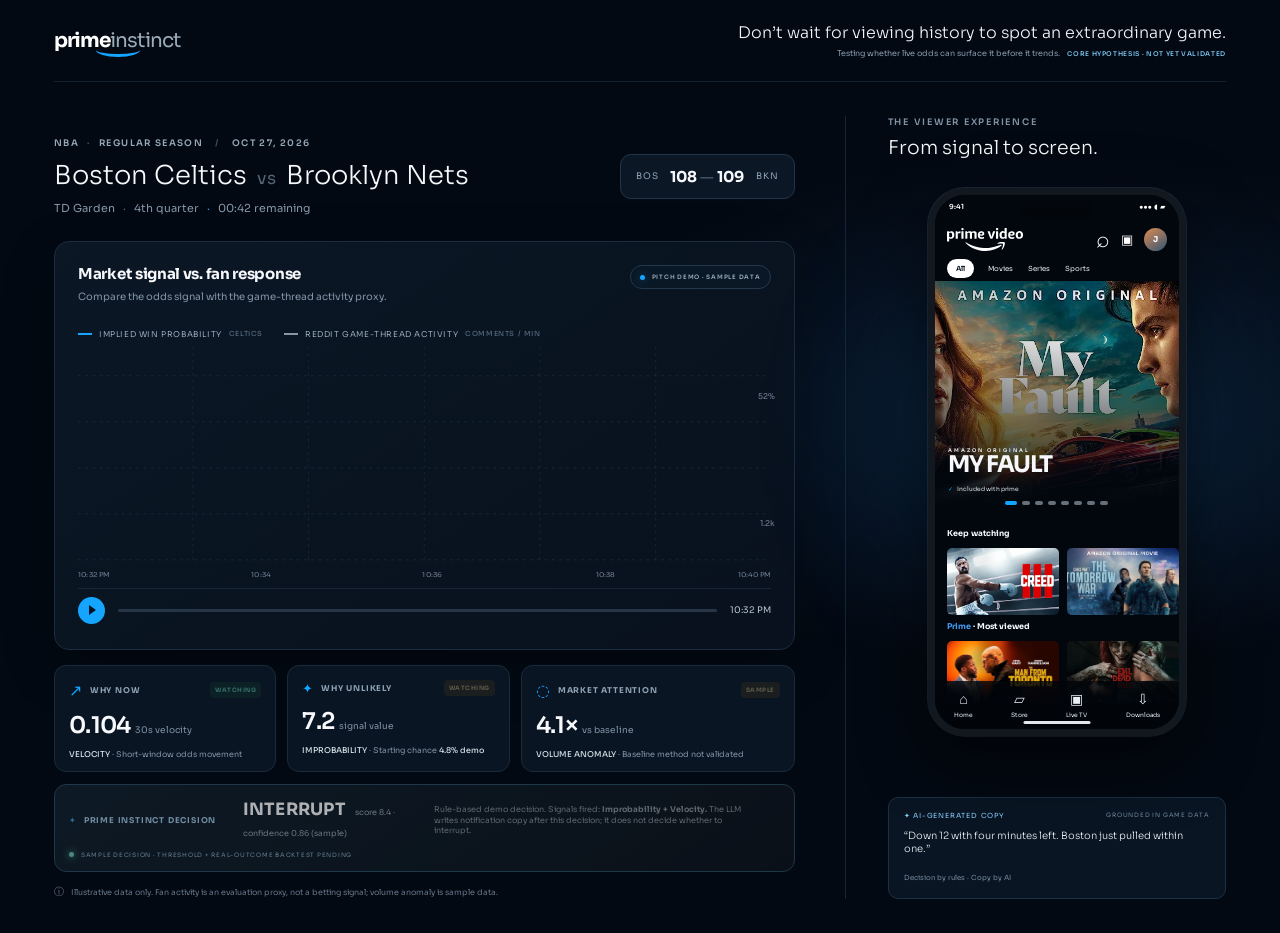
<file: index.html>
<!doctype html>
<html lang="en">
  <head>
    <meta charset="UTF-8" />
    <meta name="viewport" content="width=device-width, initial-scale=1.0" />
    <meta name="theme-color" content="#030912" />
    <title>Prime Instinct — Live moment detected</title>
    <link rel="preconnect" href="https://fonts.googleapis.com" />
    <link rel="preconnect" href="https://fonts.gstatic.com" crossorigin />
    <link href="https://fonts.googleapis.com/css2?family=Sora:wght@300;400;500;600;700&display=swap" rel="stylesheet" />
    <link rel="stylesheet" href="styles.css?v=a978d25" />
    <link rel="stylesheet" href="alignment.css?v=a978d25" />
  </head>
  <body>
    <main class="app-shell">
      <header class="topbar">
        <a class="brand" href="#" aria-label="Prime Instinct home">
          <span class="brand-mark">prime<span>instinct</span></span>
          <span class="brand-arrow" aria-hidden="true"></span>
        </a>
        <div class="topbar-right">
          <div class="header-pitch">
            <p class="header-tagline">Don’t wait for viewing history to spot an extraordinary game.</p>
            <small class="header-context">Testing whether live odds can surface it before it trends. <b>CORE HYPOTHESIS · NOT YET VALIDATED</b></small>
          </div>
        </div>
      </header>

      <div class="workspace">
        <section class="analytics-panel">
          <div class="game-heading">
            <div>
              <div class="league-line">NBA <span>·</span> REGULAR SEASON <span class="separator">/</span> OCT 27, 2026</div>
              <h1>Boston Celtics <span class="versus">vs</span> Brooklyn Nets</h1>
              <p class="game-subtitle">TD Garden <span>·</span> 4th quarter <span class="blue-text">·</span> 00:42 remaining</p>
            </div>
            <div class="score-card"><span>BOS</span><strong>108 <b>—</b> 109</strong><span>BKN</span></div>
          </div>

          <div class="chart-card">
            <div id="chartVisualization">
            <div class="chart-topline">
              <div>
                <h2 id="chartTitle">Market signal vs. fan response</h2>
                <p id="chartDescription">Compare the odds signal with the game-thread activity proxy.</p>
              </div>
              <span class="chart-data-badge"><i></i> PITCH DEMO · SAMPLE DATA</span>
            </div>
            <div class="legend">
              <span id="legendPrimary"><i class="legend-odds"></i> IMPLIED WIN PROBABILITY <b>CELTICS</b></span>
              <span id="legendSecondary"><i class="legend-social"></i> REDDIT GAME-THREAD ACTIVITY <b>COMMENTS / MIN</b></span>
            </div>
            <div class="chart-wrap">
              <div class="chart-label label-odds">52%</div>
              <div class="chart-label label-social" id="secondaryAxisLabel">1.2k</div>
              <svg class="chart" viewBox="0 0 760 286" preserveAspectRatio="none" role="img" aria-label="Odds movement rises before game thread activity">
                <defs>
                  <linearGradient id="oddsFill" x1="0" x2="0" y1="0" y2="1"><stop offset="0" stop-color="#16a6ff" stop-opacity=".24"/><stop offset="1" stop-color="#16a6ff" stop-opacity="0"/></linearGradient>
                  <linearGradient id="buzzFill" x1="0" x2="0" y1="0" y2="1"><stop offset="0" stop-color="#a2b4c9" stop-opacity=".14"/><stop offset="1" stop-color="#a2b4c9" stop-opacity="0"/></linearGradient>
                  <clipPath id="chartRevealClip" class="chart-reveal-clip"><rect x="0" y="0" width="0" height="259"/></clipPath>
                </defs>
                <g class="grid-lines"><path d="M0 35H760M0 91H760M0 147H760M0 203H760M0 259H760"/><path d="M126 0V259M253 0V259M380 0V259M507 0V259M634 0V259"/></g>
                <path class="buzz-area animated-area" d="M0 231 C80 229 105 222 150 224 S220 218 254 221 S320 207 380 210 S465 196 508 200 S575 179 634 180 S700 115 760 80 L760 259 L0 259Z"/>
                <path class="odds-area animated-area" d="M0 221 C65 220 91 212 127 215 S210 209 253 211 S332 203 380 206 S448 193 507 195 S561 183 583 177 S610 134 634 105 S680 81 703 55 S738 39 760 30 L760 259 L0 259Z"/>
                <g clip-path="url(#chartRevealClip)">
                  <path class="buzz-line" d="M0 231 C80 229 105 222 150 224 S220 218 254 221 S320 207 380 210 S465 196 508 200 S575 179 634 180 S700 115 760 80"/>
                  <path class="odds-line" d="M0 221 C65 220 91 212 127 215 S210 209 253 211 S332 203 380 206 S448 193 507 195 S561 183 583 177 S610 134 634 105 S680 81 703 55 S738 39 760 30"/>
                </g>
                <g class="chart-marker" id="chartMarker"><line x1="475" y1="0" x2="475" y2="259"/><circle cx="475" cy="198" r="5"/><rect x="419" y="8" width="112" height="26" rx="13"/><text x="475" y="25" text-anchor="middle">ODDS SIGNAL</text></g>
                <g class="social-marker" id="socialMarker"><line x1="760" y1="0" x2="760" y2="259"/><circle cx="760" cy="80" r="4"/><rect x="633" y="38" width="120" height="24" rx="12"/><text x="693" y="54" text-anchor="middle">FAN ACTIVITY SPIKE</text></g>
                <g class="chart-axis"><text x="0" y="280">10:32 PM</text><text x="190" y="280">10:34</text><text x="378" y="280">10:36</text><text x="568" y="280">10:38</text><text x="760" y="280" text-anchor="end">10:40 PM</text></g>
              </svg>
            </div>
            <div class="timeline-control">
              <button class="play-button" id="playButton" aria-label="Play demo">
                <span id="playIcon" class="play-control-icon" aria-hidden="true">
                  <span class="play-glyph"></span>
                  <span class="pause-glyph"><i></i><i></i></span>
                  <img class="replay-glyph" src="public/icons/replay.svg" alt="" />
                </span>
              </button>
              <div class="timeline-track"><div class="timeline-progress" id="timelineProgress"></div><input id="timelineSlider" type="range" min="0" max="100" value="0" aria-label="Demo timeline" /></div>
              <span class="time-readout" id="timeReadout">10:32 PM</span>
            </div>
            </div>
            <section class="signal-details" id="signalDetails" aria-live="polite" hidden>
              <div class="signal-detail-top">
                <span class="eyebrow">SIGNAL DETAIL <i> / </i> <b id="signalDetailEyebrow">ODDS VELOCITY</b></span>
                <button class="signal-details-close" id="signalDetailsClose" type="button"><span>←</span> BACK TO MARKET VIEW</button>
              </div>
              <div class="signal-detail-grid">
                <div class="signal-detail-metric">
                  <span class="signal-detail-label">CURRENT DEMO VALUE</span>
                  <div class="signal-detail-value"><strong id="signalDetailValue"></strong><small id="signalDetailUnit"></small></div>
                  <p id="signalDetailContext"></p>
                </div>
                <div class="signal-detail-copy">
                  <span class="signal-detail-label">WHAT THIS SIGNAL MEANS</span>
                  <h3 id="signalDetailTitle"></h3>
                  <p id="signalDetailBody"></p>
                  <div class="signal-detail-caveat"><b>DEMO NOTE</b><p id="signalDetailNote"></p></div>
                </div>
              </div>
            </section>
          </div>

          <div class="signal-row">
            <article class="signal-card interactive-signal" data-signal="velocity" role="button" tabindex="0" aria-expanded="false" aria-controls="signalDetails" aria-label="Explain why the odds movement makes this a timely moment">
              <div class="signal-card-head"><span class="signal-icon">↗</span><span>WHY NOW</span><span class="status-tag" id="velocityStatus">WATCHING</span></div>
              <div class="signal-value">0.104 <small>30s velocity</small></div>
              <p><b>VELOCITY</b> · Short-window odds movement</p>
            </article>
            <article class="signal-card interactive-signal" data-signal="improbability" role="button" tabindex="0" aria-expanded="false" aria-controls="signalDetails" aria-label="Explain why this outcome is unusual">
              <div class="signal-card-head"><span class="signal-icon star">✦</span><span>WHY UNLIKELY</span><span class="status-tag muted" id="improbabilityStatus">WATCHING</span></div>
              <div class="signal-value">7.2 <small>signal value</small></div>
              <p><b>IMPROBABILITY</b> · Starting chance <b>4.8% demo</b></p>
            </article>
            <article class="signal-card volume-card interactive-signal" data-signal="volume" role="button" tabindex="0" aria-expanded="false" aria-controls="signalDetails" aria-label="Explain market attention and the sample volume baseline">
              <div class="signal-card-head"><span class="signal-icon">◌</span><span>MARKET ATTENTION</span><span class="status-tag muted">SAMPLE</span></div>
              <div class="signal-value">4.1× <small>vs baseline</small></div>
              <p><b>VOLUME ANOMALY</b> · Baseline method not validated</p>
            </article>
          </div>
          <div class="decision-card">
              <div class="decision-head"><span class="decision-icon">✦</span><span>PRIME INSTINCT DECISION</span></div>
              <div class="decision-result">INTERRUPT <span>score 8.4 · confidence 0.86 (sample)</span></div>
              <p>Rule-based demo decision. Signals fired: <b>Improbability + Velocity.</b> The LLM writes notification copy after this decision; it does not decide whether to interrupt.</p>
              <div class="decision-foot"><span class="pulse"></span> SAMPLE DECISION · THRESHOLD + REAL-OUTCOME BACKTEST PENDING</div>
          </div>
          <footer class="footnote"><span>ⓘ</span> Illustrative data only. Fan activity is an evaluation proxy, not a betting signal; volume anomaly is sample data.</footer>
        </section>

        <aside class="phone-column">
          <div class="phone-column-head"><div><div class="eyebrow">THE VIEWER EXPERIENCE</div><h2>From signal to screen.</h2></div></div>
          <div class="phone-stage">
            <div class="phone-glow"></div>
            <div class="phone-frame">
              <div class="phone-screen">
                <div class="phone-status"><span>9:41</span><span>●●●  ◖  ▰</span></div>
                <div class="phone-header"><img src="public/figma/prime-video-logo.svg" alt="prime video"/><span class="phone-search">⌕</span><span class="cast-icon">▣</span><div class="profile-pic">J</div></div>
                <div class="phone-tabs"><span class="selected">All</span><span>Movies</span><span>Series</span><span>Sports</span></div>
                <div class="phone-hero"><img src="public/figma/hero.png" alt="My Fault featured title artwork"/><div class="hero-shade"></div><div class="hero-copy"><span class="hero-kicker">AMAZON ORIGINAL</span><strong>MY FAULT</strong><span class="included"><i>✓</i> Included with prime</span></div></div>
                <div class="phone-dots"><i class="active"></i><i></i><i></i><i></i><i></i><i></i><i></i><i></i></div>
                <div class="phone-section"><h3>Keep watching</h3><div class="poster-row"><img src="public/figma/recommended-1.png" alt="Recommended title artwork"/><img src="public/figma/recommended-2.png" alt="Recommended title artwork"/></div></div>
                <div class="phone-section second-section"><h3><b>Prime</b> · Most viewed</h3><div class="poster-row"><img src="public/figma/top-1.png" alt="Popular title artwork"/><img src="public/figma/top-2.png" alt="Popular title artwork"/></div></div>
                <nav class="phone-nav"><span><b>⌂</b>Home</span><span><b>▱</b>Store</span><span><b>▣</b>Live TV</span><span><b>⇩</b>Downloads</span></nav>
                <button class="notification" id="notificationCard" type="button" aria-label="Open Celtics vs Nets live game">
                  <div class="notification-top"><div class="notification-logo"><img src="public/figma/prime-video-logo.svg" alt=""/></div><span>now</span></div>
                  <div class="notification-content"><div class="notification-app-icon"><img src="public/figma/prime-video-logo.svg" alt=""/></div><div><strong>The comeback is real.</strong><p>Boston just erased a 12-point deficit. One point game with 42 seconds left. Watch it live on Prime.</p></div></div>
                </button>
                <section class="game-detail" id="gameDetail" aria-label="Live game detail">
                  <button class="detail-back" id="detailBack" type="button"><span>‹</span> Prime Video</button>
                  <div class="detail-live-art"><span class="detail-live-badge"><i></i> LIVE NOW</span><div class="detail-score"><span>BOS</span><strong>108 <b>—</b> 109</strong><span>BKN</span></div><small>4TH · 00:42</small></div>
                  <div class="detail-content"><span class="detail-eyebrow">NBA · EASTERN CONFERENCE</span><h2>One point. Forty-two seconds.</h2><p>Boston erased a 12-point deficit and has the ball with a chance to take the lead. The comeback is happening now.</p><div class="detail-odds"><span>CELTICS WIN PROBABILITY</span><strong>4.8% <i>→</i> 26.5%</strong></div><button class="watch-live" type="button"><span>▶</span> Watch live</button><small class="detail-note">You opened this from a Prime Instinct alert.</small></div>
                </section>
                <div class="home-indicator"></div>
              </div>
            </div>
          </div>
          <div class="copy-preview"><div class="copy-top"><span>✦ AI-GENERATED COPY</span><span class="copy-dot">GROUNDED IN GAME DATA</span></div><p>“Down 12 with four minutes left. Boston just pulled within one.”</p><small>Decision by rules · Copy by AI</small></div>
        </aside>
      </div>
    </main>
    <script src="app.js"></script>
  </body>
</html>
</file>
<file: styles.css>
:root{font-family:'Sora',Arial,sans-serif;color:#f6f8fb;background:#030912;font-synthesis:none;text-rendering:optimizeLegibility;--blue:#13a5ff;--ink:#030912;--panel:#081321;--muted:#8999aa;--line:#1b2a3b}*{box-sizing:border-box}body{margin:0;min-width:320px;background:radial-gradient(ellipse at 83% 44%,#0b1c31 0,transparent 35%),#030912;color:#f6f8fb}.app-shell{max-width:1600px;margin:auto;padding:0 54px 34px}.topbar{height:82px;display:flex;align-items:center;justify-content:space-between;border-bottom:1px solid #142131}.brand{position:relative;color:#fff;text-decoration:none;display:flex;align-items:center;gap:8px;font-size:20px;font-weight:700;letter-spacing:-1px}.brand-mark span{color:#9aabba;font-weight:400}.brand-arrow{position:absolute;left:50%;top:calc(100% - 10px);display:block;width:44px;height:14px;border-bottom:3px solid var(--blue);border-radius:50%;transform:translateX(-50%);margin:0}.topbar-right{display:flex;align-items:center;gap:18px}.demo-pill{font-size:9px;letter-spacing:1.25px;color:#b2c0ce;background:#0a1826;border:1px solid #203347;padding:9px 12px;border-radius:30px}.demo-pill i,.live-dot{display:inline-block;width:6px;height:6px;background:#2cd6a5;border-radius:50%;margin-right:7px;box-shadow:0 0 10px #2cd6a5}.icon-button{width:34px;height:34px;border:1px solid #26384b;background:#0b1725;color:#c9d5e0;border-radius:50%;font-size:18px}.avatar,.profile-pic{display:grid;place-items:center;width:32px;height:32px;border-radius:50%;background:linear-gradient(145deg,#de8c52,#315575);color:#fff;font-weight:700;font-size:12px}.workspace{display:grid;grid-template-columns:minmax(0,1.65fr) minmax(365px,.85fr);gap:50px;padding-top:34px}.analytics-panel{min-width:0}.eyebrow{font-size:9px;letter-spacing:1.75px;color:#8192a5;font-weight:600}.game-heading{display:flex;justify-content:space-between;align-items:center;margin:21px 0 26px}.league-line{color:#96a7b8;font-size:9px;letter-spacing:1.35px;font-weight:600}.league-line span{color:#41546a;margin:0 5px}.league-line .separator{margin:0 9px;color:#3a4b5e}h1{font-size:26px;letter-spacing:-1.1px;margin:10px 0 7px;font-weight:600}.versus{color:#536579;font-weight:400;font-size:17px;margin:0 4px}.game-subtitle{color:#8595a7;font-size:11px;margin:0}.game-subtitle span{margin:0 5px;color:#526477}.blue-text{color:var(--blue)!important}.score-card{background:#0b1725;border:1px solid #20344a;border-radius:11px;display:grid;grid-template-columns:1fr auto 1fr;align-items:center;gap:9px;padding:12px 15px;min-width:175px}.score-card span{font-size:9px;color:#8fa1b5;letter-spacing:1px}.score-card span:last-child{text-align:right}.score-card strong{font-size:15px;white-space:nowrap}.score-card strong b{color:#506174;font-weight:400}.chart-card{background:linear-gradient(145deg,#0b1725,#08111d);border:1px solid #1b2c3f;border-radius:15px;padding:22px 23px 17px;box-shadow:0 18px 55px #0003}.chart-topline{display:flex;align-items:flex-start;justify-content:space-between}.chart-topline h2{font-size:15px;letter-spacing:-.3px;margin:0 0 7px;font-weight:600}.chart-topline p{font-size:10px;color:#8293a6;margin:0}.range-button{font:600 8px 'Sora';letter-spacing:.8px;color:#aebdca;background:#0b1928;border:1px solid #26394d;border-radius:7px;padding:9px 11px}.range-button span{font-size:12px;margin-left:8px}.legend{display:flex;gap:21px;margin-top:25px;margin-bottom:8px}.legend span{display:flex;align-items:center;gap:7px;color:#97a8b9;font-size:8px;letter-spacing:.6px}.legend b{color:#53677c;font-weight:500;font-size:7px}.legend-odds,.legend-social{width:14px;height:2px;background:#14a5ff;display:inline-block}.legend-social{height:2px;background:#8795a6;border:0}.chart-wrap{height:235px;position:relative}.chart{width:100%;height:100%;overflow:visible}.grid-lines path{stroke:#1a2939;stroke-width:1;stroke-dasharray:3 5;fill:none}.odds-area{fill:url(#oddsFill)}.buzz-area{fill:url(#buzzFill)}.odds-line,.buzz-line{fill:none;stroke:#13a5ff;stroke-width:3;vector-effect:non-scaling-stroke;stroke-linecap:round}.buzz-line{stroke:#93a3b5;stroke-width:2;stroke-dasharray:none}.chart-axis{font:8px 'Sora';fill:#728398}.chart-label{position:absolute;right:-4px;color:#78899b;font-size:8px;transform:translateY(-50%)}.label-odds{top:21%}.label-social{top:75%}.chart-marker line{stroke:#15a5ff;stroke-width:1;stroke-dasharray:4 4;opacity:.8}.chart-marker circle{fill:#14a5ff;stroke:#a3dcff;stroke-width:2}.chart-marker rect{fill:#103657;stroke:#167bb9}.chart-marker text{fill:#8ed4ff;font:600 7px 'Sora';letter-spacing:.6px}.timeline-control{height:44px;margin-top:6px;border-top:1px solid #172536;display:flex;align-items:flex-end;gap:13px}.play-button{width:27px;height:27px;border:0;border-radius:50%;color:#00111f;background:var(--blue);display:grid;place-items:center;font-size:10px;padding-left:2px;cursor:pointer}.timeline-track{height:20px;flex:1;position:relative;display:flex;align-items:center}.timeline-track:before{content:'';height:3px;width:100%;position:absolute;left:0;background:#263648;border-radius:4px}.timeline-progress{height:3px;width:72%;position:absolute;left:0;background:#14a5ff;border-radius:4px}.timeline-track input{position:absolute;inset:0;width:100%;opacity:0;cursor:pointer}.time-readout{font-size:9px;color:#b9c6d3;white-space:nowrap}.text-button{border:0;background:none;color:#17a8ff;font:600 8px 'Sora';letter-spacing:.8px;cursor:pointer;padding:7px 0 0 4px}.signal-row{display:grid;grid-template-columns:1fr 1fr 1.23fr;gap:11px;margin-top:15px}.signal-card,.decision-card{background:#091522;border:1px solid #1a2a3b;border-radius:12px;padding:14px 14px 12px;min-width:0}.signal-card-head{display:flex;align-items:center;gap:7px;color:#8fa1b3;font-size:8px;letter-spacing:.8px;white-space:nowrap}.signal-icon{color:#13a5ff;font-size:16px;font-weight:600}.signal-icon.star{font-size:13px}.status-tag{margin-left:auto;color:#69d7bd;background:#0e302c;border-radius:4px;padding:4px 5px;font-size:6px;letter-spacing:.5px}.status-tag.muted{color:#c2a978;background:#30291b}.signal-value{font-size:23px;font-weight:600;margin:10px 0 9px;letter-spacing:-.7px}.signal-value small{font-size:9px;color:#8092a5;font-weight:400;letter-spacing:0}.mini-meter{height:3px;background:#1b2b3d;border-radius:5px;overflow:hidden}.mini-meter span{height:100%;display:block;background:linear-gradient(90deg,#0877bc,#25b4ff);border-radius:5px}.mini-meter.dim span{background:linear-gradient(90deg,#48586a,#b4c0cc)}.signal-card p,.decision-card p{font-size:8px;color:#8192a4;line-height:1.6;margin:9px 0 0}.signal-card p b{color:#d3dde6;font-weight:500}.decision-card{background:linear-gradient(145deg,#09243b,#091522);border-color:#15517b}.decision-head{display:flex;align-items:center;gap:7px;color:#8bcfff;font-size:8px;letter-spacing:.8px}.decision-icon{color:#13a5ff}.decision-result{font-size:17px;font-weight:700;letter-spacing:.25px;color:#fff;margin-top:12px}.decision-result span{font-size:8px;font-weight:400;color:#93a8bc;margin-left:5px;letter-spacing:0}.decision-foot{margin-top:11px;padding-top:9px;border-top:1px solid #16334a;color:#76bce3;font-size:6px;letter-spacing:.75px;white-space:nowrap}.pulse{display:inline-block;background:#36d5ac;width:5px;height:5px;border-radius:50%;margin-right:5px;box-shadow:0 0 7px #36d5ac}.footnote{font-size:8px;color:#647487;margin-top:13px}.footnote span{font-size:10px;margin-right:5px}.phone-column{border-left:1px solid #172536;padding-left:42px;min-width:0;display:flex;flex-direction:column}.phone-column-head{display:flex;justify-content:space-between;align-items:flex-end;margin:0 0 8px}.phone-column-head h2{font-size:19px;font-weight:500;letter-spacing:-.7px;margin:8px 0 0}.step-count{color:#ced8e1;font-size:9px;letter-spacing:1px;margin-bottom:4px}.step-count i{color:#526478;font-style:normal}.phone-stage{position:relative;min-height:585px;display:flex;align-items:center;justify-content:center}.phone-glow{position:absolute;width:285px;height:285px;top:120px;left:50%;transform:translateX(-50%);background:#0069b833;filter:blur(80px);border-radius:50%}.phone-frame{z-index:1;width:258px;height:548px;border:7px solid #111820;border-radius:37px;background:#01050a;box-shadow:0 22px 65px #0009,0 0 0 1px #53647755;position:relative;padding:0;overflow:hidden}.phone-frame:before{content:'';position:absolute;z-index:4;top:6px;left:50%;transform:translateX(-50%);width:72px;height:17px;border-radius:14px;background:#02050a}.phone-screen{height:100%;position:relative;overflow:hidden;background:#02070e}.phone-status{height:25px;padding:7px 14px 0;display:flex;justify-content:space-between;color:#fff;font-size:7px;font-weight:600;position:relative;z-index:2}.phone-header{height:39px;display:flex;align-items:center;padding:0 12px;gap:11px;position:relative;z-index:2}.phone-header img{width:76px;height:auto;filter:brightness(0) invert(1)}.phone-search{font-size:23px;margin-left:auto;color:white;line-height:1}.cast-icon{font-size:13px;color:#fff}.profile-pic{width:23px;height:23px;font-size:8px}.phone-tabs{position:absolute;z-index:2;top:64px;left:12px;display:flex;gap:13px;align-items:center;font-size:7px;color:#e9edf2}.phone-tabs span{padding:4px 1px}.phone-tabs .selected{background:#fff;color:#07101b;border-radius:20px;padding:5px 9px;font-weight:600}.phone-hero{position:absolute;top:86px;left:0;width:100%;height:226px;overflow:hidden}.phone-hero>img{width:100%;height:100%;object-fit:cover;object-position:center 24%}.hero-shade{position:absolute;inset:0;background:linear-gradient(0deg,#02070e 0%,transparent 74%),linear-gradient(90deg,#02070e3a,transparent)}.hero-copy{position:absolute;bottom:14px;left:13px;display:flex;flex-direction:column}.hero-kicker{font-size:5px;letter-spacing:2px;font-weight:600}.hero-copy strong{font-size:23px;line-height:1.05;letter-spacing:-1.2px}.included{font-size:6px;margin-top:8px;color:#d6e0ea}.included i{font-style:normal;color:#13a5ff;margin-right:3px}.phone-dots{position:absolute;top:306px;left:0;width:100%;display:flex;justify-content:center;gap:5px}.phone-dots i{width:8px;height:4px;background:#66707b;border-radius:4px}.phone-dots i.active{width:12px;background:#12a5ff}.phone-section{position:absolute;top:333px;left:12px;right:0}.phone-section h3{font-size:8px;margin:0 0 10px;font-weight:600}.poster-row{display:flex;gap:8px}.poster-row img{width:112px;height:67px;border-radius:5px;object-fit:cover}.second-section{top:426px}.second-section h3 b{color:#429af1}.second-section .poster-row img{height:62px}.phone-nav{position:absolute;bottom:0;height:48px;background:linear-gradient(0deg,#01050a 35%,#01050acc);left:0;right:0;display:flex;justify-content:space-around;align-items:center;z-index:2;color:#e7edf3;font-size:6px}.phone-nav span{display:flex;align-items:center;flex-direction:column;gap:3px}.phone-nav b{font-size:14px;font-weight:400}.notification{position:absolute;z-index:5;left:9px;right:9px;top:44px;border-radius:12px;background:#f2f2f4;color:#121418;padding:10px 10px 0;box-shadow:0 8px 25px #0008;transform:translateY(-145%);opacity:0;transition:transform .75s cubic-bezier(.2,.75,.25,1),opacity .4s}.notification.show{transform:translateY(0);opacity:1}.notification-top{display:flex;justify-content:space-between;align-items:center;color:#66707b;font-size:7px}.notification-logo{font-size:8px;font-weight:700;color:#121820}.notification-logo span{color:#0b8bde;margin-left:2px}.notification-content{display:flex;gap:8px;margin-top:9px}.notification-app-icon{width:26px;height:26px;background:linear-gradient(135deg,#00a4eb,#063f7e);border-radius:7px;display:grid;place-items:center;color:white;font-size:10px;flex:none}.notification-content strong{font-size:6px;letter-spacing:.3px}.notification-content p{font-size:9px;line-height:1.35;font-weight:600;margin:3px 0}.notification-content small{font-size:7px;line-height:1.3;display:block;color:#50545c}.notification-actions{height:27px;margin-top:7px;border-top:1px solid #d7d9dd;display:flex;justify-content:space-between;align-items:center;color:#087cc1;font-size:7px;font-weight:600;padding-left:34px}.notification-actions i{font-style:normal;font-size:18px}.home-indicator{position:absolute;z-index:3;bottom:5px;left:50%;transform:translateX(-50%);width:67px;height:3px;border-radius:5px;background:#e4e7eb}.phone-caption{position:absolute;right:-3px;top:51%;display:flex;align-items:center;gap:9px;z-index:2}.caption-line{height:1px;width:26px;background:var(--blue)}.phone-caption div{display:flex;flex-direction:column;gap:5px}.phone-caption b{font-size:7px;letter-spacing:.8px;color:#9ccdec}.phone-caption small{font-size:7px;color:#718398}.copy-preview{border:1px solid #1c3044;border-radius:10px;background:#091522;padding:13px 15px;margin-top:auto}.copy-top{display:flex;align-items:center;justify-content:space-between;color:#8acfff;font-size:7px;letter-spacing:.8px}.copy-dot{font-size:6px;color:#74899d}.copy-preview p{font-size:10px;line-height:1.55;margin:9px 0;color:#e8eef4}.copy-preview>small{font-size:7px;color:#77899c}@media(max-width:1100px){.app-shell{padding:0 28px 28px}.workspace{grid-template-columns:minmax(0,1.35fr) minmax(320px,.8fr);gap:28px}.phone-column{padding-left:26px}.signal-row{grid-template-columns:1fr 1fr}.decision-card{grid-column:1/-1}.phone-frame{width:238px;height:520px}.phone-stage{min-height:560px}}@media(max-width:800px){.app-shell{padding:0 18px 24px}.topbar{height:68px}.demo-pill{font-size:7px}.workspace{display:flex;flex-direction:column;gap:30px;padding-top:25px}.phone-column{border-left:0;border-top:1px solid #172536;padding:25px 0 0}.phone-stage{min-height:600px}.phone-frame{width:258px;height:548px}.phone-caption{right:calc(50% - 215px)}.copy-preview{margin-top:0}.game-heading{align-items:flex-start;gap:14px;flex-direction:column}h1{font-size:22px}.score-card{align-self:flex-end;margin-top:-5px}.chart-card{padding:17px 15px}.chart-wrap{height:200px}.legend{gap:12px;flex-wrap:wrap}.signal-row{grid-template-columns:1fr 1fr}.decision-card{grid-column:1/-1}}@media(max-width:480px){.app-shell{padding:0 12px 20px}.topbar-right{gap:8px}.demo-pill{letter-spacing:.4px;padding:8px}.avatar{width:28px;height:28px}.league-line{font-size:8px}h1{font-size:19px}.chart-topline{gap:8px;flex-direction:column}.chart-topline h2{font-size:14px}.range-button{align-self:flex-end}.chart-wrap{height:175px}.legend span{font-size:7px}.signal-row{grid-template-columns:1fr}.decision-card{grid-column:auto}.phone-caption{right:-3px;top:auto;bottom:20px}.phone-frame{transform:scale(.94)}.phone-stage{min-height:565px;margin:0 -6px}.copy-top{font-size:6px}}
:root{--notify-glass:rgba(8,26,52,.88)}
.draw-line{transition:stroke-dashoffset .09s linear}.animated-area{transition:clip-path .09s linear}.chart-marker{opacity:0;transition:opacity .35s ease}.chart-marker.fired{opacity:1}.signal-card,.decision-card{transition:border-color .35s ease,background .35s ease,box-shadow .35s ease}.signal-card.active{border-color:#1479b5;box-shadow:0 0 20px #008de51c}.decision-card:not(.active){filter:saturate(.55);opacity:.68}.decision-card.active{filter:none;opacity:1;box-shadow:0 0 30px #007bc82e;animation:decision-pulse 1.2s ease-out 1}.status-tag{opacity:.45;transition:opacity .3s}.signal-card.active .status-tag{opacity:1}.notification{top:39px;left:8px;right:8px;border-radius:15px;padding:9px 10px 11px;background:var(--notify-glass);color:#f5f8ff;border:1px solid #ffffff22;backdrop-filter:blur(18px);-webkit-backdrop-filter:blur(18px);box-shadow:0 10px 28px #0008;transform:translateY(-170%);opacity:0;transition:transform .8s cubic-bezier(.18,.78,.25,1),opacity .45s ease}.notification.show{transform:translateY(0);opacity:1}.notification-top{color:#bdcbe0;font-size:7px}.notification-logo img{display:block;width:56px;height:17px;filter:brightness(0) invert(1)}.notification-content{align-items:center;gap:8px;margin-top:7px}.notification-app-icon{width:34px;height:34px;border-radius:9px;background:linear-gradient(145deg,#09295c,#087fca);padding:5px;box-shadow:inset 0 0 0 1px #ffffff24}.notification-app-icon img{display:block;width:100%;height:100%;object-fit:contain;filter:brightness(0) invert(1)}.notification-content>div:last-child{min-width:0}.notification-content strong{display:block;font-size:8px;line-height:1.35;letter-spacing:0;color:#fff}.notification-content p{font-size:7px;line-height:1.45;font-weight:400;margin:2px 0 0;color:#e1e9f5}.phone-screen.notification-visible .phone-status{color:#fff}.phone-screen.notification-visible:after{content:'';position:absolute;inset:0;z-index:3;pointer-events:none;background:#03112c14;backdrop-filter:blur(1.3px)}.phone-screen.notification-visible .notification{z-index:6}@keyframes decision-pulse{0%{box-shadow:0 0 0 0 #10a5ff77}100%{box-shadow:0 0 0 14px #10a5ff00}}@media(prefers-reduced-motion:reduce){*,*:before,*:after{scroll-behavior:auto!important;transition-duration:.01ms!important;animation-duration:.01ms!important;animation-iteration-count:1!important}}
:root{--phone-blue:#0b8edb}.notification{display:block;width:auto;text-align:left;font:inherit;cursor:pointer}.notification:focus-visible{outline:2px solid #7ed3ff;outline-offset:2px}.notification:hover{background:rgba(13,35,67,.94)}.game-detail{position:absolute;z-index:7;inset:0;background:#02070e;opacity:0;visibility:hidden;transform:translateY(18px);transition:opacity .28s ease,transform .38s cubic-bezier(.2,.72,.2,1),visibility .28s;overflow-y:auto}.game-detail.open{opacity:1;visibility:visible;transform:translateY(0)}.detail-back{position:absolute;z-index:2;top:33px;left:12px;border:0;background:#071a30cc;color:#f4f8fc;padding:5px 10px 5px 6px;border-radius:18px;font:500 8px 'Sora';cursor:pointer;display:flex;align-items:center;gap:4px}.detail-back span{font-size:18px;line-height:12px;color:#49baff}.detail-live-art{height:205px;position:relative;display:flex;flex-direction:column;align-items:center;justify-content:center;gap:8px;background:radial-gradient(ellipse at 50% 100%,#0e69a0 0,#092443 35%,#030912 77%);border-bottom:1px solid #15334d}.detail-live-art:after{content:'';position:absolute;inset:0;background:linear-gradient(0deg,#02070e 0,transparent 50%,#02070e55)}.detail-live-badge,.detail-score,.detail-live-art>small{position:relative;z-index:1}.detail-live-badge{font-size:6px;color:#c2d6e8;letter-spacing:1px}.detail-live-badge i{display:inline-block;width:5px;height:5px;border-radius:50%;background:#ff4d5d;margin-right:4px;box-shadow:0 0 8px #ff4d5d}.detail-score{display:grid;grid-template-columns:30px auto 30px;align-items:center;gap:7px;text-align:center}.detail-score span{font-size:8px;color:#95aabd;letter-spacing:1px}.detail-score span:last-child{text-align:right}.detail-score strong{font-size:21px;white-space:nowrap}.detail-score strong b{font-weight:400;color:#667a8f}.detail-live-art>small{font-size:7px;color:#94a9bd;letter-spacing:1px}.detail-content{padding:16px 14px 18px}.detail-eyebrow{font-size:6px;letter-spacing:1.2px;color:#52baff}.detail-content h2{font-size:17px;line-height:1.2;letter-spacing:-.45px;margin:8px 0}.detail-content>p{font-size:8px;line-height:1.6;color:#b5c4d3;margin:0}.detail-odds{border:1px solid #1a354c;border-radius:8px;background:#081626;padding:10px;margin-top:14px;display:flex;flex-direction:column;gap:6px}.detail-odds span{font-size:6px;letter-spacing:.8px;color:#8399ad}.detail-odds strong{font-size:12px}.detail-odds i{color:#1ba7f6;font-style:normal;margin:0 6px}.watch-live{border:0;width:100%;height:35px;margin-top:12px;border-radius:6px;background:#139fe9;color:#001323;font:600 9px 'Sora';cursor:pointer}.watch-live span{font-size:8px;margin-right:6px}.watch-live:hover{background:#55bcff}.detail-note{display:block;text-align:center;font-size:6px;color:#6f8397;margin-top:10px}.phone-screen.detail-open .phone-status,.phone-screen.detail-open .phone-header,.phone-screen.detail-open .phone-tabs,.phone-screen.detail-open .phone-hero,.phone-screen.detail-open .phone-dots,.phone-screen.detail-open .phone-section,.phone-screen.detail-open .phone-nav,.phone-screen.detail-open .notification{visibility:hidden}.phone-screen.detail-open .phone-status{visibility:visible}
</file>
<file: alignment.css>
.timeline-control {
  align-items: center;
}

#playButton {
  display: grid;
  place-items: center;
  padding: 0;
}

#playIcon {
  position: relative;
  display: block;
  width: 15px;
  height: 15px;
  flex: none;
  transition: width .12s ease, height .12s ease;
}

#playIcon.is-replay {
  width: 16px;
  height: 16px;
}

#playIcon .play-glyph,
#playIcon .pause-glyph,
#playIcon .replay-glyph {
  transition: opacity .12s ease;
}

#playIcon .pause-glyph,
#playIcon .replay-glyph {
  opacity: 0;
}

#playIcon.is-paused .play-glyph,
#playIcon.is-replay .play-glyph {
  opacity: 0;
}

#playIcon.is-paused .pause-glyph {
  opacity: 1;
}

#playIcon.is-replay .replay-glyph {
  opacity: 1;
}

#playIcon .play-glyph,
#playIcon .pause-glyph,
#playIcon .replay-glyph {
  position: absolute;
  top: 50%;
  left: 50%;
  transition: opacity .12s ease;
}

#playIcon .play-glyph {
  width: 0;
  height: 0;
  margin: -5px 0 0 -3px;
  border-top: 5px solid transparent;
  border-bottom: 5px solid transparent;
  border-left: 7px solid currentColor;
}

#playIcon .pause-glyph {
  display: flex;
  gap: 3px;
  transform: translate(-50%, -50%);
}

#playIcon .pause-glyph i {
  display: block;
  width: 2.5px;
  height: 11px;
  border-radius: 1px;
  background: currentColor;
}

#playIcon .replay-glyph {
  width: 14px;
  height: 14px;
  object-fit: contain;
  transform: translate(-50%, -50%);
}

.header-pitch {
  display: flex;
  flex-direction: column;
  align-items: flex-end;
  gap: 5px;
  max-width: 680px;
  text-align: right;
}

.header-tagline {
  margin: 0;
  color: #f0f5fa;
  font-size: 15px;
  font-weight: 600;
  letter-spacing: -.25px;
  line-height: 1.25;
}

.header-context {
  color: #8598ab;
  font-size: 8px;
  line-height: 1.3;
}

.header-context b {
  color: #74bce6;
  margin-left: 5px;
  font-size: 6.5px;
  font-weight: 600;
  letter-spacing: .65px;
}

.chart-data-badge {
  display: inline-flex;
  align-items: center;
  flex: none;
  gap: 7px;
  margin-top: 1px;
  padding: 7px 9px;
  border: 1px solid #24384c;
  border-radius: 20px;
  color: #9aabbd;
  background: #0a1826;
  font-size: 6px;
  font-weight: 600;
  letter-spacing: .75px;
  white-space: nowrap;
}

.chart-data-badge i {
  width: 5px;
  height: 5px;
  border-radius: 50%;
  background: #18a5ff;
  box-shadow: 0 0 8px #18a5ff77;
}

@media(max-width: 800px) {
  .header-pitch { max-width: 60vw; }
  .header-tagline { font-size: 12px; }
  .header-context { font-size: 7px; }
}

@media(max-width: 480px) {
  .topbar { height: auto; min-height: 68px; gap: 8px; }
  .header-pitch { max-width: 58vw; gap: 3px; }
  .header-tagline { font-size: 8px; }
  .header-context { font-size: 5.5px; }
  .header-context b { display: block; margin: 2px 0 0; font-size: 5px; }
}

/* Signal cards open an explanation panel without changing the main comparison chart. */
.interactive-signal {
  cursor: pointer;
  transition: border-color .25s ease, background .25s ease, box-shadow .25s ease, opacity .25s ease;
}

.interactive-signal:hover,
.interactive-signal:focus-visible {
  border-color: #2677a8;
  outline: none;
}

.interactive-signal.selected {
  border-color: #13a5ff;
  background: linear-gradient(145deg, #0b2235, #091522);
  box-shadow: 0 0 22px #008de526;
}

.interactive-signal.selected .status-tag {
  opacity: 1;
}

.signal-details {
  display: flex;
  flex-direction: column;
  gap: 27px;
  min-height: 365px;
  padding: 22px 23px 24px;
  border: 1px solid #15517b;
  border-radius: 9px;
  background: radial-gradient(ellipse at 16% 80%, #0e3150 0, transparent 40%), linear-gradient(115deg, #091a2a, #07111d 75%);
  animation: detail-in .22s ease-out;
}

.signal-details[hidden] {
  display: none;
}

#chartVisualization[hidden] {
  display: none;
}

.signal-detail-top {
  display: flex;
  justify-content: space-between;
  align-items: center;
  gap: 12px;
  padding-bottom: 13px;
  border-bottom: 1px solid #1b3044;
}

.signal-detail-top .eyebrow i {
  margin: 0 7px;
  color: #3c536a;
  font-style: normal;
}

.signal-detail-top .eyebrow b {
  color: #79c8f5;
  font-weight: 600;
}

.signal-details-close {
  display: flex;
  align-items: center;
  gap: 7px;
  border: 1px solid #263c51;
  border-radius: 6px;
  padding: 8px 10px;
  background: #0a1928;
  color: #a8bed1;
  font: 600 7px 'Sora', Arial, sans-serif;
  letter-spacing: .55px;
  cursor: pointer;
}

.signal-details-close span {
  color: #19a9ff;
  font-size: 12px;
}

.signal-details-close:hover,
.signal-details-close:focus-visible {
  border-color: #1689c9;
  color: #fff;
  outline: none;
}

.signal-detail-grid {
  display: grid;
  grid-template-columns: minmax(180px, .82fr) minmax(0, 1.4fr);
  gap: 34px;
  align-items: stretch;
  flex: 1;
  padding: 0 7px;
}

.signal-detail-metric {
  display: grid;
  grid-template-rows: 10px 69px 30px;
  row-gap: 14px;
  align-content: center;
  min-width: 0;
  padding-right: 25px;
  border-right: 1px solid #1c3348;
}

.signal-detail-label {
  color: #8399ad;
  font-size: 7px;
  font-weight: 600;
  letter-spacing: 1px;
}

.signal-detail-value {
  display: flex;
  flex-direction: column;
  align-items: flex-start;
  justify-content: center;
  height: 69px;
}

.signal-detail-metric strong {
  display: block;
  color: #f4f8fc;
  font-size: 36px;
  font-weight: 600;
  letter-spacing: -1.5px;
  line-height: 1;
}

.signal-detail-metric small {
  display: block;
  color: #8ea2b5;
  font-size: 9px;
  line-height: 1.4;
  margin-top: 5px;
}

.signal-detail-context {
  height: 30px;
  margin: 0;
  color: #a9bbca;
  font-size: 8px;
  line-height: 1.6;
}

.signal-detail-copy {
  display: flex;
  flex-direction: column;
  justify-content: center;
  min-width: 0;
}

.signal-detail-copy h3 {
  min-height: 20px;
  margin: 8px 0 7px;
  font-size: 16px;
  font-weight: 600;
  letter-spacing: -.35px;
  line-height: 20px;
}

.signal-detail-copy > p {
  max-width: 560px;
  min-height: 45px;
  margin: 0;
  color: #b8c6d4;
  font-size: 9px;
  line-height: 1.65;
}

.signal-detail-caveat {
  min-height: 49px;
  margin-top: 12px;
}

.signal-detail-caveat b {
  color: #b8c6d4;
  font-size: 7px;
  font-weight: 700;
  letter-spacing: 1.1px;
}

.signal-detail-caveat p {
  min-height: 25px;
  margin: 6px 0 0;
  color: #9eafbf;
  font-size: 8px;
  line-height: 1.55;
}

@media(max-width: 800px) {
  .signal-detail-grid { grid-template-columns: minmax(120px, .65fr) minmax(0, 1.4fr); gap: 20px; }
  .signal-details { min-height: 330px; }
}

@media(max-width: 520px) {
  .signal-details { gap: 18px; min-height: 420px; padding: 16px; }
  .signal-detail-top { align-items: flex-start; }
  .signal-detail-grid { grid-template-columns: 1fr; gap: 17px; padding: 0; }
  .signal-detail-metric { padding: 0 0 14px; border-right: 0; border-bottom: 1px solid #1c3348; }
  .signal-detail-metric { grid-template-rows: 10px 56px 30px; row-gap: 7px; }
  .signal-detail-value { height: 56px; }
  .signal-detail-metric strong { font-size: 28px; }
  .signal-detail-copy { justify-content: flex-start; }
  .signal-detail-copy > p { min-height: 0; }
  .signal-detail-caveat { min-height: 0; }
  .signal-detail-caveat p { min-height: 0; }
  .signal-detail-caveat { margin-top: 11px; }
}

@keyframes detail-in {
  from { opacity: 0; transform: translateY(-5px); }
  to { opacity: 1; transform: translateY(0); }
}

.social-marker {
  opacity: 0;
  transition: opacity .35s ease;
}

.social-marker.fired {
  opacity: 1;
}

.social-marker line {
  stroke: #a7b5c4;
  stroke-width: 1;
  stroke-dasharray: 4 4;
  opacity: .7;
}

.social-marker circle {
  fill: #a7b5c4;
  stroke: #e2e8ee;
  stroke-width: 2;
}

.social-marker rect {
  fill: #263444;
  stroke: #586b7e;
}

.social-marker text {
  fill: #e1e8ef;
  font: 600 7px 'Sora';
  letter-spacing: .4px;
}

.decision-card {
  display: grid;
  grid-template-columns: minmax(150px, .9fr) minmax(170px, 1fr) 2fr;
  align-items: center;
  gap: 10px 18px;
  margin-top: 12px;
}

.decision-result,
.decision-card p,
.decision-foot {
  margin: 0;
}

.decision-foot {
  padding-top: 0;
  border-top: 0;
}

@media (max-width: 800px) {
  .decision-card {
    grid-template-columns: 1fr 1fr;
  }

  .decision-card p,
  .decision-foot {
    grid-column: 1 / -1;
  }
}

/* Amazon Echo typography principles: light sentence headlines, bold subheads,
   restrained tracking, readable leading, and left-aligned explanatory copy. */
body {
  letter-spacing: 0;
}

h1,
.header-tagline,
.phone-column-head h2,
.detail-content h2 {
  font-weight: 300;
  letter-spacing: 0;
  line-height: 1.33;
}

.header-tagline {
  font-size: 16px;
}

.chart-topline h2,
.phone-section h3,
.signal-card-head,
.decision-head {
  font-weight: 700;
}

.chart-topline p,
.game-subtitle,
.signal-card p,
.decision-card p,
.detail-content > p,
.copy-preview p {
  max-width: 52ch;
  text-align: left;
  line-height: 1.33;
  letter-spacing: 0;
}

.detail-content > p,
.copy-preview p {
  font-weight: 300;
}
</file>
<file: demo/styles.css>
:root{font-family:'Sora',Arial,sans-serif;color:#f6f8fb;background:#030912;font-synthesis:none;text-rendering:optimizeLegibility;--blue:#13a5ff;--ink:#030912;--panel:#081321;--muted:#8999aa;--line:#1b2a3b}*{box-sizing:border-box}body{margin:0;min-width:320px;background:radial-gradient(ellipse at 83% 44%,#0b1c31 0,transparent 35%),#030912;color:#f6f8fb}.app-shell{max-width:1600px;margin:auto;padding:0 54px 34px}.topbar{height:82px;display:flex;align-items:center;justify-content:space-between;border-bottom:1px solid #142131}.brand{position:relative;color:#fff;text-decoration:none;display:flex;align-items:center;gap:8px;font-size:20px;font-weight:700;letter-spacing:-1px}.brand-mark span{color:#9aabba;font-weight:400}.brand-arrow{position:absolute;left:50%;top:calc(100% - 10px);display:block;width:44px;height:14px;border-bottom:3px solid var(--blue);border-radius:50%;transform:translateX(-50%);margin:0}.topbar-right{display:flex;align-items:center;gap:18px}.demo-pill{font-size:9px;letter-spacing:1.25px;color:#b2c0ce;background:#0a1826;border:1px solid #203347;padding:9px 12px;border-radius:30px}.demo-pill i,.live-dot{display:inline-block;width:6px;height:6px;background:#2cd6a5;border-radius:50%;margin-right:7px;box-shadow:0 0 10px #2cd6a5}.icon-button{width:34px;height:34px;border:1px solid #26384b;background:#0b1725;color:#c9d5e0;border-radius:50%;font-size:18px}.avatar,.profile-pic{display:grid;place-items:center;width:32px;height:32px;border-radius:50%;background:linear-gradient(145deg,#de8c52,#315575);color:#fff;font-weight:700;font-size:12px}.workspace{display:grid;grid-template-columns:minmax(0,1.65fr) minmax(365px,.85fr);gap:50px;padding-top:34px}.analytics-panel{min-width:0}.eyebrow{font-size:9px;letter-spacing:1.75px;color:#8192a5;font-weight:600}.game-heading{display:flex;justify-content:space-between;align-items:center;margin:21px 0 26px}.league-line{color:#96a7b8;font-size:9px;letter-spacing:1.35px;font-weight:600}.league-line span{color:#41546a;margin:0 5px}.league-line .separator{margin:0 9px;color:#3a4b5e}h1{font-size:26px;letter-spacing:-1.1px;margin:10px 0 7px;font-weight:600}.versus{color:#536579;font-weight:400;font-size:17px;margin:0 4px}.game-subtitle{color:#8595a7;font-size:11px;margin:0}.game-subtitle span{margin:0 5px;color:#526477}.blue-text{color:var(--blue)!important}.score-card{background:#0b1725;border:1px solid #20344a;border-radius:11px;display:grid;grid-template-columns:1fr auto 1fr;align-items:center;gap:9px;padding:12px 15px;min-width:175px}.score-card span{font-size:9px;color:#8fa1b5;letter-spacing:1px}.score-card span:last-child{text-align:right}.score-card strong{font-size:15px;white-space:nowrap}.score-card strong b{color:#506174;font-weight:400}.chart-card{background:linear-gradient(145deg,#0b1725,#08111d);border:1px solid #1b2c3f;border-radius:15px;padding:22px 23px 17px;box-shadow:0 18px 55px #0003}.chart-topline{display:flex;align-items:flex-start;justify-content:space-between}.chart-topline h2{font-size:15px;letter-spacing:-.3px;margin:0 0 7px;font-weight:600}.chart-topline p{font-size:10px;color:#8293a6;margin:0}.range-button{font:600 8px 'Sora';letter-spacing:.8px;color:#aebdca;background:#0b1928;border:1px solid #26394d;border-radius:7px;padding:9px 11px}.range-button span{font-size:12px;margin-left:8px}.legend{display:flex;gap:21px;margin-top:25px;margin-bottom:8px}.legend span{display:flex;align-items:center;gap:7px;color:#97a8b9;font-size:8px;letter-spacing:.6px}.legend b{color:#53677c;font-weight:500;font-size:7px}.legend-odds,.legend-social{width:14px;height:2px;background:#14a5ff;display:inline-block}.legend-social{height:2px;background:#8795a6;border:0}.chart-wrap{height:235px;position:relative}.chart{width:100%;height:100%;overflow:visible}.grid-lines path{stroke:#1a2939;stroke-width:1;stroke-dasharray:3 5;fill:none}.odds-area{fill:url(#oddsFill)}.buzz-area{fill:url(#buzzFill)}.odds-line,.buzz-line{fill:none;stroke:#13a5ff;stroke-width:3;vector-effect:non-scaling-stroke;stroke-linecap:round}.buzz-line{stroke:#93a3b5;stroke-width:2;stroke-dasharray:none}.chart-axis{font:8px 'Sora';fill:#728398}.chart-label{position:absolute;right:-4px;color:#78899b;font-size:8px;transform:translateY(-50%)}.label-odds{top:21%}.label-social{top:75%}.chart-marker line{stroke:#15a5ff;stroke-width:1;stroke-dasharray:4 4;opacity:.8}.chart-marker circle{fill:#14a5ff;stroke:#a3dcff;stroke-width:2}.chart-marker rect{fill:#103657;stroke:#167bb9}.chart-marker text{fill:#8ed4ff;font:600 7px 'Sora';letter-spacing:.6px}.timeline-control{height:44px;margin-top:6px;border-top:1px solid #172536;display:flex;align-items:flex-end;gap:13px}.play-button{width:27px;height:27px;border:0;border-radius:50%;color:#00111f;background:var(--blue);display:grid;place-items:center;font-size:10px;padding-left:2px;cursor:pointer}.timeline-track{height:20px;flex:1;position:relative;display:flex;align-items:center}.timeline-track:before{content:'';height:3px;width:100%;position:absolute;left:0;background:#263648;border-radius:4px}.timeline-progress{height:3px;width:72%;position:absolute;left:0;background:#14a5ff;border-radius:4px}.timeline-track input{position:absolute;inset:0;width:100%;opacity:0;cursor:pointer}.time-readout{font-size:9px;color:#b9c6d3;white-space:nowrap}.text-button{border:0;background:none;color:#17a8ff;font:600 8px 'Sora';letter-spacing:.8px;cursor:pointer;padding:7px 0 0 4px}.signal-row{display:grid;grid-template-columns:1fr 1fr 1.23fr;gap:11px;margin-top:15px}.signal-card,.decision-card{background:#091522;border:1px solid #1a2a3b;border-radius:12px;padding:14px 14px 12px;min-width:0}.signal-card-head{display:flex;align-items:center;gap:7px;color:#8fa1b3;font-size:8px;letter-spacing:.8px;white-space:nowrap}.signal-icon{color:#13a5ff;font-size:16px;font-weight:600}.signal-icon.star{font-size:13px}.status-tag{margin-left:auto;color:#69d7bd;background:#0e302c;border-radius:4px;padding:4px 5px;font-size:6px;letter-spacing:.5px}.status-tag.muted{color:#c2a978;background:#30291b}.signal-value{font-size:23px;font-weight:600;margin:10px 0 9px;letter-spacing:-.7px}.signal-value small{font-size:9px;color:#8092a5;font-weight:400;letter-spacing:0}.mini-meter{height:3px;background:#1b2b3d;border-radius:5px;overflow:hidden}.mini-meter span{height:100%;display:block;background:linear-gradient(90deg,#0877bc,#25b4ff);border-radius:5px}.mini-meter.dim span{background:linear-gradient(90deg,#48586a,#b4c0cc)}.signal-card p,.decision-card p{font-size:8px;color:#8192a4;line-height:1.6;margin:9px 0 0}.signal-card p b{color:#d3dde6;font-weight:500}.decision-card{background:linear-gradient(145deg,#09243b,#091522);border-color:#15517b}.decision-head{display:flex;align-items:center;gap:7px;color:#8bcfff;font-size:8px;letter-spacing:.8px}.decision-icon{color:#13a5ff}.decision-result{font-size:17px;font-weight:700;letter-spacing:.25px;color:#fff;margin-top:12px}.decision-result span{font-size:8px;font-weight:400;color:#93a8bc;margin-left:5px;letter-spacing:0}.decision-foot{margin-top:11px;padding-top:9px;border-top:1px solid #16334a;color:#76bce3;font-size:6px;letter-spacing:.75px;white-space:nowrap}.pulse{display:inline-block;background:#36d5ac;width:5px;height:5px;border-radius:50%;margin-right:5px;box-shadow:0 0 7px #36d5ac}.footnote{font-size:8px;color:#647487;margin-top:13px}.footnote span{font-size:10px;margin-right:5px}.phone-column{border-left:1px solid #172536;padding-left:42px;min-width:0;display:flex;flex-direction:column}.phone-column-head{display:flex;justify-content:space-between;align-items:flex-end;margin:0 0 8px}.phone-column-head h2{font-size:19px;font-weight:500;letter-spacing:-.7px;margin:8px 0 0}.step-count{color:#ced8e1;font-size:9px;letter-spacing:1px;margin-bottom:4px}.step-count i{color:#526478;font-style:normal}.phone-stage{position:relative;min-height:585px;display:flex;align-items:center;justify-content:center}.phone-glow{position:absolute;width:285px;height:285px;top:120px;left:50%;transform:translateX(-50%);background:#0069b833;filter:blur(80px);border-radius:50%}.phone-frame{z-index:1;width:258px;height:548px;border:7px solid #111820;border-radius:37px;background:#01050a;box-shadow:0 22px 65px #0009,0 0 0 1px #53647755;position:relative;padding:0;overflow:hidden}.phone-frame:before{content:'';position:absolute;z-index:4;top:6px;left:50%;transform:translateX(-50%);width:72px;height:17px;border-radius:14px;background:#02050a}.phone-screen{height:100%;position:relative;overflow:hidden;background:#02070e}.phone-status{height:25px;padding:7px 14px 0;display:flex;justify-content:space-between;color:#fff;font-size:7px;font-weight:600;position:relative;z-index:2}.phone-header{height:39px;display:flex;align-items:center;padding:0 12px;gap:11px;position:relative;z-index:2}.phone-header img{width:76px;height:auto;filter:brightness(0) invert(1)}.phone-search{font-size:23px;margin-left:auto;color:white;line-height:1}.cast-icon{font-size:13px;color:#fff}.profile-pic{width:23px;height:23px;font-size:8px}.phone-tabs{position:absolute;z-index:2;top:64px;left:12px;display:flex;gap:13px;align-items:center;font-size:7px;color:#e9edf2}.phone-tabs span{padding:4px 1px}.phone-tabs .selected{background:#fff;color:#07101b;border-radius:20px;padding:5px 9px;font-weight:600}.phone-hero{position:absolute;top:86px;left:0;width:100%;height:226px;overflow:hidden}.phone-hero>img{width:100%;height:100%;object-fit:cover;object-position:center 24%}.hero-shade{position:absolute;inset:0;background:linear-gradient(0deg,#02070e 0%,transparent 74%),linear-gradient(90deg,#02070e3a,transparent)}.hero-copy{position:absolute;bottom:14px;left:13px;display:flex;flex-direction:column}.hero-kicker{font-size:5px;letter-spacing:2px;font-weight:600}.hero-copy strong{font-size:23px;line-height:1.05;letter-spacing:-1.2px}.included{font-size:6px;margin-top:8px;color:#d6e0ea}.included i{font-style:normal;color:#13a5ff;margin-right:3px}.phone-dots{position:absolute;top:306px;left:0;width:100%;display:flex;justify-content:center;gap:5px}.phone-dots i{width:8px;height:4px;background:#66707b;border-radius:4px}.phone-dots i.active{width:12px;background:#12a5ff}.phone-section{position:absolute;top:333px;left:12px;right:0}.phone-section h3{font-size:8px;margin:0 0 10px;font-weight:600}.poster-row{display:flex;gap:8px}.poster-row img{width:112px;height:67px;border-radius:5px;object-fit:cover}.second-section{top:426px}.second-section h3 b{color:#429af1}.second-section .poster-row img{height:62px}.phone-nav{position:absolute;bottom:0;height:48px;background:linear-gradient(0deg,#01050a 35%,#01050acc);left:0;right:0;display:flex;justify-content:space-around;align-items:center;z-index:2;color:#e7edf3;font-size:6px}.phone-nav span{display:flex;align-items:center;flex-direction:column;gap:3px}.phone-nav b{font-size:14px;font-weight:400}.notification{position:absolute;z-index:5;left:9px;right:9px;top:44px;border-radius:12px;background:#f2f2f4;color:#121418;padding:10px 10px 0;box-shadow:0 8px 25px #0008;transform:translateY(-145%);opacity:0;transition:transform .75s cubic-bezier(.2,.75,.25,1),opacity .4s}.notification.show{transform:translateY(0);opacity:1}.notification-top{display:flex;justify-content:space-between;align-items:center;color:#66707b;font-size:7px}.notification-logo{font-size:8px;font-weight:700;color:#121820}.notification-logo span{color:#0b8bde;margin-left:2px}.notification-content{display:flex;gap:8px;margin-top:9px}.notification-app-icon{width:26px;height:26px;background:linear-gradient(135deg,#00a4eb,#063f7e);border-radius:7px;display:grid;place-items:center;color:white;font-size:10px;flex:none}.notification-content strong{font-size:6px;letter-spacing:.3px}.notification-content p{font-size:9px;line-height:1.35;font-weight:600;margin:3px 0}.notification-content small{font-size:7px;line-height:1.3;display:block;color:#50545c}.notification-actions{height:27px;margin-top:7px;border-top:1px solid #d7d9dd;display:flex;justify-content:space-between;align-items:center;color:#087cc1;font-size:7px;font-weight:600;padding-left:34px}.notification-actions i{font-style:normal;font-size:18px}.home-indicator{position:absolute;z-index:3;bottom:5px;left:50%;transform:translateX(-50%);width:67px;height:3px;border-radius:5px;background:#e4e7eb}.phone-caption{position:absolute;right:-3px;top:51%;display:flex;align-items:center;gap:9px;z-index:2}.caption-line{height:1px;width:26px;background:var(--blue)}.phone-caption div{display:flex;flex-direction:column;gap:5px}.phone-caption b{font-size:7px;letter-spacing:.8px;color:#9ccdec}.phone-caption small{font-size:7px;color:#718398}.copy-preview{border:1px solid #1c3044;border-radius:10px;background:#091522;padding:13px 15px;margin-top:auto}.copy-top{display:flex;align-items:center;justify-content:space-between;color:#8acfff;font-size:7px;letter-spacing:.8px}.copy-dot{font-size:6px;color:#74899d}.copy-preview p{font-size:10px;line-height:1.55;margin:9px 0;color:#e8eef4}.copy-preview>small{font-size:7px;color:#77899c}@media(max-width:1100px){.app-shell{padding:0 28px 28px}.workspace{grid-template-columns:minmax(0,1.35fr) minmax(320px,.8fr);gap:28px}.phone-column{padding-left:26px}.signal-row{grid-template-columns:1fr 1fr}.decision-card{grid-column:1/-1}.phone-frame{width:238px;height:520px}.phone-stage{min-height:560px}}@media(max-width:800px){.app-shell{padding:0 18px 24px}.topbar{height:68px}.demo-pill{font-size:7px}.workspace{display:flex;flex-direction:column;gap:30px;padding-top:25px}.phone-column{border-left:0;border-top:1px solid #172536;padding:25px 0 0}.phone-stage{min-height:600px}.phone-frame{width:258px;height:548px}.phone-caption{right:calc(50% - 215px)}.copy-preview{margin-top:0}.game-heading{align-items:flex-start;gap:14px;flex-direction:column}h1{font-size:22px}.score-card{align-self:flex-end;margin-top:-5px}.chart-card{padding:17px 15px}.chart-wrap{height:200px}.legend{gap:12px;flex-wrap:wrap}.signal-row{grid-template-columns:1fr 1fr}.decision-card{grid-column:1/-1}}@media(max-width:480px){.app-shell{padding:0 12px 20px}.topbar-right{gap:8px}.demo-pill{letter-spacing:.4px;padding:8px}.avatar{width:28px;height:28px}.league-line{font-size:8px}h1{font-size:19px}.chart-topline{gap:8px;flex-direction:column}.chart-topline h2{font-size:14px}.range-button{align-self:flex-end}.chart-wrap{height:175px}.legend span{font-size:7px}.signal-row{grid-template-columns:1fr}.decision-card{grid-column:auto}.phone-caption{right:-3px;top:auto;bottom:20px}.phone-frame{transform:scale(.94)}.phone-stage{min-height:565px;margin:0 -6px}.copy-top{font-size:6px}}
:root{--notify-glass:rgba(8,26,52,.88)}
.draw-line{transition:stroke-dashoffset .09s linear}.animated-area{transition:clip-path .09s linear}.chart-marker{opacity:0;transition:opacity .35s ease}.chart-marker.fired{opacity:1}.signal-card,.decision-card{transition:border-color .35s ease,background .35s ease,box-shadow .35s ease}.signal-card.active{border-color:#1479b5;box-shadow:0 0 20px #008de51c}.decision-card:not(.active){filter:saturate(.55);opacity:.68}.decision-card.active{filter:none;opacity:1;box-shadow:0 0 30px #007bc82e;animation:decision-pulse 1.2s ease-out 1}.status-tag{opacity:.45;transition:opacity .3s}.signal-card.active .status-tag{opacity:1}.notification{top:39px;left:8px;right:8px;border-radius:15px;padding:9px 10px 11px;background:var(--notify-glass);color:#f5f8ff;border:1px solid #ffffff22;backdrop-filter:blur(18px);-webkit-backdrop-filter:blur(18px);box-shadow:0 10px 28px #0008;transform:translateY(-170%);opacity:0;transition:transform .8s cubic-bezier(.18,.78,.25,1),opacity .45s ease}.notification.show{transform:translateY(0);opacity:1}.notification-top{color:#bdcbe0;font-size:7px}.notification-logo img{display:block;width:56px;height:17px;filter:brightness(0) invert(1)}.notification-content{align-items:center;gap:8px;margin-top:7px}.notification-app-icon{width:34px;height:34px;border-radius:9px;background:linear-gradient(145deg,#09295c,#087fca);padding:5px;box-shadow:inset 0 0 0 1px #ffffff24}.notification-app-icon img{display:block;width:100%;height:100%;object-fit:contain;filter:brightness(0) invert(1)}.notification-content>div:last-child{min-width:0}.notification-content strong{display:block;font-size:8px;line-height:1.35;letter-spacing:0;color:#fff}.notification-content p{font-size:7px;line-height:1.45;font-weight:400;margin:2px 0 0;color:#e1e9f5}.phone-screen.notification-visible .phone-status{color:#fff}.phone-screen.notification-visible:after{content:'';position:absolute;inset:0;z-index:3;pointer-events:none;background:#03112c14;backdrop-filter:blur(1.3px)}.phone-screen.notification-visible .notification{z-index:6}@keyframes decision-pulse{0%{box-shadow:0 0 0 0 #10a5ff77}100%{box-shadow:0 0 0 14px #10a5ff00}}@media(prefers-reduced-motion:reduce){*,*:before,*:after{scroll-behavior:auto!important;transition-duration:.01ms!important;animation-duration:.01ms!important;animation-iteration-count:1!important}}
:root{--phone-blue:#0b8edb}.notification{display:block;width:auto;text-align:left;font:inherit;cursor:pointer}.notification:focus-visible{outline:2px solid #7ed3ff;outline-offset:2px}.notification:hover{background:rgba(13,35,67,.94)}.game-detail{position:absolute;z-index:7;inset:0;background:#02070e;opacity:0;visibility:hidden;transform:translateY(18px);transition:opacity .28s ease,transform .38s cubic-bezier(.2,.72,.2,1),visibility .28s;overflow-y:auto}.game-detail.open{opacity:1;visibility:visible;transform:translateY(0)}.detail-back{position:absolute;z-index:2;top:33px;left:12px;border:0;background:#071a30cc;color:#f4f8fc;padding:5px 10px 5px 6px;border-radius:18px;font:500 8px 'Sora';cursor:pointer;display:flex;align-items:center;gap:4px}.detail-back span{font-size:18px;line-height:12px;color:#49baff}.detail-live-art{height:205px;position:relative;display:flex;flex-direction:column;align-items:center;justify-content:center;gap:8px;background:radial-gradient(ellipse at 50% 100%,#0e69a0 0,#092443 35%,#030912 77%);border-bottom:1px solid #15334d}.detail-live-art:after{content:'';position:absolute;inset:0;background:linear-gradient(0deg,#02070e 0,transparent 50%,#02070e55)}.detail-live-badge,.detail-score,.detail-live-art>small{position:relative;z-index:1}.detail-live-badge{font-size:6px;color:#c2d6e8;letter-spacing:1px}.detail-live-badge i{display:inline-block;width:5px;height:5px;border-radius:50%;background:#ff4d5d;margin-right:4px;box-shadow:0 0 8px #ff4d5d}.detail-score{display:grid;grid-template-columns:30px auto 30px;align-items:center;gap:7px;text-align:center}.detail-score span{font-size:8px;color:#95aabd;letter-spacing:1px}.detail-score span:last-child{text-align:right}.detail-score strong{font-size:21px;white-space:nowrap}.detail-score strong b{font-weight:400;color:#667a8f}.detail-live-art>small{font-size:7px;color:#94a9bd;letter-spacing:1px}.detail-content{padding:16px 14px 18px}.detail-eyebrow{font-size:6px;letter-spacing:1.2px;color:#52baff}.detail-content h2{font-size:17px;line-height:1.2;letter-spacing:-.45px;margin:8px 0}.detail-content>p{font-size:8px;line-height:1.6;color:#b5c4d3;margin:0}.detail-odds{border:1px solid #1a354c;border-radius:8px;background:#081626;padding:10px;margin-top:14px;display:flex;flex-direction:column;gap:6px}.detail-odds span{font-size:6px;letter-spacing:.8px;color:#8399ad}.detail-odds strong{font-size:12px}.detail-odds i{color:#1ba7f6;font-style:normal;margin:0 6px}.watch-live{border:0;width:100%;height:35px;margin-top:12px;border-radius:6px;background:#139fe9;color:#001323;font:600 9px 'Sora';cursor:pointer}.watch-live span{font-size:8px;margin-right:6px}.watch-live:hover{background:#55bcff}.detail-note{display:block;text-align:center;font-size:6px;color:#6f8397;margin-top:10px}.phone-screen.detail-open .phone-status,.phone-screen.detail-open .phone-header,.phone-screen.detail-open .phone-tabs,.phone-screen.detail-open .phone-hero,.phone-screen.detail-open .phone-dots,.phone-screen.detail-open .phone-section,.phone-screen.detail-open .phone-nav,.phone-screen.detail-open .notification{visibility:hidden}.phone-screen.detail-open .phone-status{visibility:visible}
</file>
<file: demo/alignment.css>
.timeline-control {
  align-items: center;
}

#playButton {
  display: grid;
  place-items: center;
  padding: 0;
}

#playIcon {
  position: relative;
  display: block;
  width: 15px;
  height: 15px;
  flex: none;
  transition: width .12s ease, height .12s ease;
}

#playIcon.is-replay {
  width: 16px;
  height: 16px;
}

#playIcon .play-glyph,
#playIcon .pause-glyph,
#playIcon .replay-glyph {
  transition: opacity .12s ease;
}

#playIcon .pause-glyph,
#playIcon .replay-glyph {
  opacity: 0;
}

#playIcon.is-paused .play-glyph,
#playIcon.is-replay .play-glyph {
  opacity: 0;
}

#playIcon.is-paused .pause-glyph {
  opacity: 1;
}

#playIcon.is-replay .replay-glyph {
  opacity: 1;
}

#playIcon .play-glyph,
#playIcon .pause-glyph,
#playIcon .replay-glyph {
  position: absolute;
  top: 50%;
  left: 50%;
  transition: opacity .12s ease;
}

#playIcon .play-glyph {
  width: 0;
  height: 0;
  margin: -5px 0 0 -3px;
  border-top: 5px solid transparent;
  border-bottom: 5px solid transparent;
  border-left: 7px solid currentColor;
}

#playIcon .pause-glyph {
  display: flex;
  gap: 3px;
  transform: translate(-50%, -50%);
}

#playIcon .pause-glyph i {
  display: block;
  width: 2.5px;
  height: 11px;
  border-radius: 1px;
  background: currentColor;
}

#playIcon .replay-glyph {
  width: 14px;
  height: 14px;
  object-fit: contain;
  transform: translate(-50%, -50%);
}

.header-pitch {
  display: flex;
  flex-direction: column;
  align-items: flex-end;
  gap: 5px;
  max-width: 680px;
  text-align: right;
}

.header-tagline {
  margin: 0;
  color: #f0f5fa;
  font-size: 15px;
  font-weight: 600;
  letter-spacing: -.25px;
  line-height: 1.25;
}

.header-context {
  color: #8598ab;
  font-size: 8px;
  line-height: 1.3;
}

.header-context b {
  color: #74bce6;
  margin-left: 5px;
  font-size: 6.5px;
  font-weight: 600;
  letter-spacing: .65px;
}

.chart-data-badge {
  display: inline-flex;
  align-items: center;
  flex: none;
  gap: 7px;
  margin-top: 1px;
  padding: 7px 9px;
  border: 1px solid #24384c;
  border-radius: 20px;
  color: #9aabbd;
  background: #0a1826;
  font-size: 6px;
  font-weight: 600;
  letter-spacing: .75px;
  white-space: nowrap;
}

.chart-data-badge i {
  width: 5px;
  height: 5px;
  border-radius: 50%;
  background: #18a5ff;
  box-shadow: 0 0 8px #18a5ff77;
}

@media(max-width: 800px) {
  .header-pitch { max-width: 60vw; }
  .header-tagline { font-size: 12px; }
  .header-context { font-size: 7px; }
}

@media(max-width: 480px) {
  .topbar { height: auto; min-height: 68px; gap: 8px; }
  .header-pitch { max-width: 58vw; gap: 3px; }
  .header-tagline { font-size: 8px; }
  .header-context { font-size: 5.5px; }
  .header-context b { display: block; margin: 2px 0 0; font-size: 5px; }
}

/* Signal cards open an explanation panel without changing the main comparison chart. */
.interactive-signal {
  cursor: pointer;
  transition: border-color .25s ease, background .25s ease, box-shadow .25s ease, opacity .25s ease;
}

.interactive-signal:hover,
.interactive-signal:focus-visible {
  border-color: #2677a8;
  outline: none;
}

.interactive-signal.selected {
  border-color: #13a5ff;
  background: linear-gradient(145deg, #0b2235, #091522);
  box-shadow: 0 0 22px #008de526;
}

.interactive-signal.selected .status-tag {
  opacity: 1;
}

.signal-details {
  display: flex;
  flex-direction: column;
  gap: 27px;
  min-height: 365px;
  padding: 22px 23px 24px;
  border: 1px solid #15517b;
  border-radius: 9px;
  background: radial-gradient(ellipse at 16% 80%, #0e3150 0, transparent 40%), linear-gradient(115deg, #091a2a, #07111d 75%);
  animation: detail-in .22s ease-out;
}

.signal-details[hidden] {
  display: none;
}

#chartVisualization[hidden] {
  display: none;
}

.signal-detail-top {
  display: flex;
  justify-content: space-between;
  align-items: center;
  gap: 12px;
  padding-bottom: 13px;
  border-bottom: 1px solid #1b3044;
}

.signal-detail-top .eyebrow i {
  margin: 0 7px;
  color: #3c536a;
  font-style: normal;
}

.signal-detail-top .eyebrow b {
  color: #79c8f5;
  font-weight: 600;
}

/* Prime Video-style system alert: enter from above the phone viewport. */
.notification {
  transform: translate3d(0, calc(-100% - 14px), 0);
  transition: transform .72s cubic-bezier(.2, .86, .24, 1), opacity .35s ease;
  will-change: transform, opacity;
}

.notification.show {
  transform: translate3d(0, 0, 0);
}


.signal-details-close {
  display: flex;
  align-items: center;
  gap: 7px;
  border: 1px solid #263c51;
  border-radius: 6px;
  padding: 8px 10px;
  background: #0a1928;
  color: #a8bed1;
  font: 600 7px 'Sora', Arial, sans-serif;
  letter-spacing: .55px;
  cursor: pointer;
}

.signal-details-close span {
  color: #19a9ff;
  font-size: 12px;
}

.signal-details-close:hover,
.signal-details-close:focus-visible {
  border-color: #1689c9;
  color: #fff;
  outline: none;
}

.signal-detail-grid {
  display: grid;
  grid-template-columns: minmax(180px, .82fr) minmax(0, 1.4fr);
  gap: 34px;
  align-items: stretch;
  flex: 1;
  padding: 0 7px;
}

.signal-detail-metric {
  display: grid;
  grid-template-rows: 10px 69px 30px;
  row-gap: 14px;
  align-content: center;
  min-width: 0;
  padding-right: 25px;
  border-right: 1px solid #1c3348;
}

.signal-detail-label {
  color: #8399ad;
  font-size: 7px;
  font-weight: 600;
  letter-spacing: 1px;
}

.signal-detail-value {
  display: flex;
  flex-direction: column;
  align-items: flex-start;
  justify-content: center;
  height: 69px;
}

.signal-detail-metric strong {
  display: block;
  color: #f4f8fc;
  font-size: 36px;
  font-weight: 600;
  letter-spacing: -1.5px;
  line-height: 1;
}

.signal-detail-metric small {
  display: block;
  color: #8ea2b5;
  font-size: 9px;
  line-height: 1.4;
  margin-top: 5px;
}

.signal-detail-context {
  height: 30px;
  margin: 0;
  color: #a9bbca;
  font-size: 8px;
  line-height: 1.6;
}

.signal-detail-copy {
  display: flex;
  flex-direction: column;
  justify-content: center;
  min-width: 0;
}

.signal-detail-copy h3 {
  min-height: 20px;
  margin: 8px 0 7px;
  font-size: 16px;
  font-weight: 600;
  letter-spacing: -.35px;
  line-height: 20px;
}

.signal-detail-copy > p {
  max-width: 560px;
  min-height: 45px;
  margin: 0;
  color: #b8c6d4;
  font-size: 9px;
  line-height: 1.65;
}

.signal-detail-caveat {
  min-height: 49px;
  margin-top: 12px;
}

.signal-detail-caveat b {
  color: #b8c6d4;
  font-size: 7px;
  font-weight: 700;
  letter-spacing: 1.1px;
}

.signal-detail-caveat p {
  min-height: 25px;
  margin: 6px 0 0;
  color: #9eafbf;
  font-size: 8px;
  line-height: 1.55;
}

@media(max-width: 800px) {
  .signal-detail-grid { grid-template-columns: minmax(120px, .65fr) minmax(0, 1.4fr); gap: 20px; }
  .signal-details { min-height: 330px; }
}

@media(max-width: 520px) {
  .signal-details { gap: 18px; min-height: 420px; padding: 16px; }
  .signal-detail-top { align-items: flex-start; }
  .signal-detail-grid { grid-template-columns: 1fr; gap: 17px; padding: 0; }
  .signal-detail-metric { padding: 0 0 14px; border-right: 0; border-bottom: 1px solid #1c3348; }
  .signal-detail-metric { grid-template-rows: 10px 56px 30px; row-gap: 7px; }
  .signal-detail-value { height: 56px; }
  .signal-detail-metric strong { font-size: 28px; }
  .signal-detail-copy { justify-content: flex-start; }
  .signal-detail-copy > p { min-height: 0; }
  .signal-detail-caveat { min-height: 0; }
  .signal-detail-caveat p { min-height: 0; }
  .signal-detail-caveat { margin-top: 11px; }
}

@keyframes detail-in {
  from { opacity: 0; transform: translateY(-5px); }
  to { opacity: 1; transform: translateY(0); }
}

.social-marker {
  opacity: 0;
  transition: opacity .35s ease;
}

.social-marker.fired {
  opacity: 1;
}

.social-marker line {
  stroke: #a7b5c4;
  stroke-width: 1;
  stroke-dasharray: 4 4;
  opacity: .7;
}

.social-marker circle {
  fill: #a7b5c4;
  stroke: #e2e8ee;
  stroke-width: 2;
}

.social-marker rect {
  fill: #263444;
  stroke: #586b7e;
}

.social-marker text {
  fill: #e1e8ef;
  font: 600 7px 'Sora';
  letter-spacing: .4px;
}

.decision-card {
  display: grid;
  grid-template-columns: minmax(150px, .9fr) minmax(170px, 1fr) 2fr;
  align-items: center;
  gap: 10px 18px;
  margin-top: 12px;
}

.decision-result,
.decision-card p,
.decision-foot {
  margin: 0;
}

.decision-foot {
  padding-top: 0;
  border-top: 0;
}

@media (max-width: 800px) {
  .decision-card {
    grid-template-columns: 1fr 1fr;
  }

  .decision-card p,
  .decision-foot {
    grid-column: 1 / -1;
  }
}

/* Amazon Echo typography principles: light sentence headlines, bold subheads,
   restrained tracking, readable leading, and left-aligned explanatory copy. */
body {
  letter-spacing: 0;
}

h1,
.header-tagline,
.phone-column-head h2,
.detail-content h2 {
  font-weight: 300;
  letter-spacing: 0;
  line-height: 1.33;
}

.header-tagline {
  font-size: 16px;
}

.chart-topline h2,
.phone-section h3,
.signal-card-head,
.decision-head {
  font-weight: 700;
}

.chart-topline p,
.game-subtitle,
.signal-card p,
.decision-card p,
.detail-content > p,
.copy-preview p {
  max-width: 52ch;
  text-align: left;
  line-height: 1.33;
  letter-spacing: 0;
}

.detail-content > p,
.copy-preview p {
  font-weight: 300;
}

.mobile-live-alert {
  display: none;
}

.mobile-alert-heading,
.mobile-notification-top,
.mobile-notification-footer {
  display: flex;
  align-items: center;
  justify-content: space-between;
}

.mobile-alert-heading {
  margin-bottom: 10px;
}

.mobile-alert-heading h2 {
  margin: 6px 0 0;
  color: #f2f7fb;
  font-size: 18px;
  font-weight: 300;
  letter-spacing: -.4px;
}

.mobile-live-status {
  color: #69d7bd;
  font-size: 7px;
  font-weight: 600;
  letter-spacing: .9px;
}

.mobile-live-status i,
.mobile-placeholder-pulse {
  display: inline-block;
  width: 6px;
  height: 6px;
  margin-right: 5px;
  border-radius: 50%;
  background: #35d5ac;
  box-shadow: 0 0 9px #35d5ac;
}

.mobile-alert-slot {
  position: relative;
  min-height: 116px;
  overflow: hidden;
  border: 1px solid #1b3850;
  border-radius: 14px;
  background: linear-gradient(145deg, #081a2a, #06111c);
}

.mobile-alert-placeholder {
  position: absolute;
  inset: 0;
  display: flex;
  align-items: center;
  justify-content: center;
  color: #71869a;
  font-size: 9px;
  letter-spacing: .2px;
  transition: opacity .25s ease;
}

.mobile-alert-placeholder.hidden {
  opacity: 0;
}

.mobile-notification-card {
  position: relative;
  z-index: 1;
  display: block;
  width: 100%;
  min-height: 116px;
  padding: 12px 13px 10px;
  border: 0;
  border-radius: 13px;
  color: #f5f8ff;
  background: var(--notify-glass);
  box-shadow: 0 10px 28px #0008;
  text-align: left;
  font: inherit;
  cursor: pointer;
  opacity: 0;
  transform: translate3d(0, calc(-100% - 14px), 0);
  transition: transform .72s cubic-bezier(.2, .86, .24, 1), opacity .35s ease;
  will-change: transform, opacity;
}

.mobile-notification-card.show {
  opacity: 1;
  transform: translate3d(0, 0, 0);
}

.mobile-notification-card:focus-visible {
  outline: 2px solid #7ed3ff;
  outline-offset: -3px;
}

.mobile-notification-top {
  color: #bdcbe0;
  font-size: 7px;
}

.mobile-notification-top .notification-logo img {
  display: block;
  width: 61px;
  height: 18px;
  filter: brightness(0) invert(1);
}

.mobile-notification-content {
  display: flex;
  align-items: center;
  gap: 9px;
  margin-top: 8px;
}

.mobile-notification-content .notification-app-icon {
  width: 35px;
  height: 35px;
  padding: 5px;
  border-radius: 9px;
  background: linear-gradient(145deg, #09295c, #087fca);
  box-shadow: inset 0 0 0 1px #ffffff24;
  flex: none;
}

.mobile-notification-content .notification-app-icon img {
  display: block;
  width: 100%;
  height: 100%;
  object-fit: contain;
  filter: brightness(0) invert(1);
}

.mobile-notification-content > div:last-child {
  min-width: 0;
}

.mobile-notification-content strong {
  display: block;
  color: #fff;
  font-size: 10px;
  line-height: 1.3;
}

.mobile-notification-content p {
  margin: 3px 0 0;
  color: #e1e9f5;
  font-size: 8px;
  line-height: 1.4;
}

.mobile-notification-footer {
  margin-top: 9px;
  padding-top: 7px;
  border-top: 1px solid #ffffff1c;
  color: #90a5b8;
  font-size: 7px;
}

.mobile-notification-footer b {
  color: #67c9f5;
  font-size: 7px;
  letter-spacing: .45px;
}

.mobile-game-info[hidden] {
  display: none;
}

.mobile-game-info {
  overflow: hidden;
  border: 1px solid #15517b;
  border-radius: 12px;
  background: #06131f;
  animation: detail-in .22s ease-out;
}

.mobile-game-info-top {
  display: flex;
  align-items: center;
  justify-content: space-between;
  gap: 10px;
  padding: 14px 14px 11px;
  border-bottom: 1px solid #1b3044;
}

.mobile-game-info-back {
  padding: 6px 0;
  border: 0;
  color: #79c8f5;
  background: transparent;
  font: 500 7px 'Sora';
  letter-spacing: .3px;
  cursor: pointer;
}

.mobile-game-info-score {
  display: flex;
  flex-direction: column;
  align-items: center;
  gap: 7px;
  padding: 18px 12px;
  background: radial-gradient(ellipse at 50% 100%, #0e69a0 0, #092443 35%, #030912 78%);
  border-bottom: 1px solid #15334d;
}

.mobile-game-info-score > span {
  color: #c2d6e8;
  font-size: 7px;
  letter-spacing: 1px;
}

.mobile-game-info-score > span i {
  display: inline-block;
  width: 5px;
  height: 5px;
  margin-right: 4px;
  border-radius: 50%;
  background: #ff4d5d;
  box-shadow: 0 0 8px #ff4d5d;
}

.mobile-game-info-score strong {
  color: #fff;
  font-size: 24px;
  white-space: nowrap;
}

.mobile-game-info-score strong b {
  margin: 0 5px;
  color: #91a8bc;
  font-size: 8px;
  letter-spacing: 1px;
  vertical-align: middle;
}

.mobile-game-info-score strong em {
  margin: 0 7px;
  color: #667a8f;
  font-style: normal;
  font-weight: 400;
}

.mobile-game-info-score small {
  color: #94a9bd;
  font-size: 7px;
  letter-spacing: 1px;
}

.mobile-game-info-copy {
  padding: 15px 14px 16px;
}

.mobile-game-detail {
  max-height: 0;
  margin-top: 0;
  overflow: hidden;
  border: 1px solid #15517b;
  border-radius: 14px;
  background: #06131f;
  opacity: 0;
  transition: max-height .4s ease, margin-top .3s ease, opacity .25s ease;
}

.mobile-game-detail.open {
  max-height: 470px;
  margin-top: 12px;
  opacity: 1;
}

.mobile-detail-back {
  margin: 12px 13px 0;
  padding: 0;
  border: 0;
  color: #79c8f5;
  background: transparent;
  font: 500 8px 'Sora';
  cursor: pointer;
}

.mobile-detail-live {
  display: flex;
  flex-direction: column;
  align-items: center;
  gap: 7px;
  margin-top: 12px;
  padding: 16px 12px;
  background: radial-gradient(ellipse at 50% 100%, #0e69a0 0, #092443 35%, #030912 78%);
  border-bottom: 1px solid #15334d;
}

.mobile-detail-live span {
  color: #c2d6e8;
  font-size: 7px;
  letter-spacing: 1px;
}

.mobile-detail-live span i {
  display: inline-block;
  width: 5px;
  height: 5px;
  margin-right: 4px;
  border-radius: 50%;
  background: #ff4d5d;
  box-shadow: 0 0 8px #ff4d5d;
}

.mobile-detail-live strong {
  font-size: 24px;
}

.mobile-detail-live strong b {
  color: #667a8f;
  font-weight: 400;
}

.mobile-detail-live small {
  color: #94a9bd;
  font-size: 7px;
  letter-spacing: 1px;
}

.mobile-detail-copy {
  padding: 15px 14px 16px;
}

.mobile-detail-eyebrow {
  color: #52baff;
  font-size: 7px;
  letter-spacing: 1.2px;
}

.mobile-detail-copy h3 {
  margin: 8px 0;
  color: #f5f8fc;
  font-size: 19px;
  font-weight: 300;
  letter-spacing: -.5px;
}

.mobile-detail-copy p {
  margin: 0;
  color: #b5c4d3;
  font-size: 9px;
  line-height: 1.55;
}

.mobile-detail-odds {
  display: flex;
  flex-direction: column;
  gap: 5px;
  margin-top: 13px;
  padding: 10px;
  border: 1px solid #1a354c;
  border-radius: 8px;
  background: #081626;
}

.mobile-detail-odds span {
  color: #8399ad;
  font-size: 6px;
  letter-spacing: .8px;
}

.mobile-detail-odds strong {
  font-size: 13px;
}

.mobile-detail-odds i {
  margin: 0 5px;
  color: #1ba7f6;
  font-style: normal;
}

.mobile-watch-live {
  width: 100%;
  height: 36px;
  margin-top: 12px;
  border: 0;
  border-radius: 6px;
  color: #001323;
  background: #139fe9;
  font: 600 9px 'Sora';
  cursor: pointer;
}

@media (max-width: 700px) {
  .app-shell {
    padding: 0 12px 24px;
  }

  .topbar {
    height: 64px;
  }

  .header-pitch {
    display: none;
  }

  .workspace {
    display: block;
    padding-top: 16px;
  }

  .game-heading {
    margin: 8px 0 15px;
    gap: 12px;
  }

  h1 {
    font-size: 21px;
  }

  .score-card {
    align-self: flex-end;
    min-width: 165px;
    padding: 10px 12px;
  }

  .chart-card {
    padding: 15px 12px 13px;
    border-radius: 16px;
  }

  .chart-topline {
    gap: 9px;
  }

  .chart-topline h2 {
    font-size: 14px;
  }

  .chart-topline p {
    font-size: 9px;
  }

  .chart-data-badge {
    align-self: flex-start;
    font-size: 6px;
  }

  .legend {
    gap: 8px 12px;
    margin-top: 18px;
    flex-wrap: wrap;
  }

  .legend span {
    font-size: 7px;
  }

  .chart-wrap {
    height: 190px;
  }

  .chart-axis {
    font-size: 7px;
  }

  .mobile-live-alert {
    display: block;
    height: 0;
    margin: 0;
  }

  .mobile-alert-heading {
    display: none;
  }

  /* Keep the notification external to the page flow without showing an extra section. */
  .mobile-alert-slot {
    height: 0;
    min-height: 0;
    overflow: visible;
    border: 0;
    background: transparent;
  }

  .mobile-alert-placeholder {
    display: none;
  }

  .mobile-notification-card {
    position: fixed;
    top: calc(env(safe-area-inset-top, 0px) + 12px);
    right: 12px;
    left: 12px;
    width: auto;
    min-height: 0;
    z-index: 100;
  }

  .phone-column {
    display: flex;
    margin-top: 28px;
    padding: 24px 0 0;
    border-top: 1px solid #172536;
  }

  .phone-column-head {
    margin-bottom: 4px;
  }

  .phone-column-head h2 {
    font-size: 18px;
  }

  .phone-stage {
    min-height: 570px;
  }

  .phone-frame {
    width: 258px;
    height: 548px;
  }

  .signal-row {
    grid-template-columns: 1fr 1fr;
    margin-top: 18px;
  }

  .decision-card {
    grid-template-columns: 1fr;
  }

  .decision-card p,
  .decision-foot {
    grid-column: auto;
  }
}

@media (max-width: 420px) {
  .signal-row {
    grid-template-columns: 1fr;
  }

  .mobile-alert-heading h2 {
    font-size: 16px;
  }

  .mobile-notification-content p {
    max-width: 28ch;
  }
}
</file>
